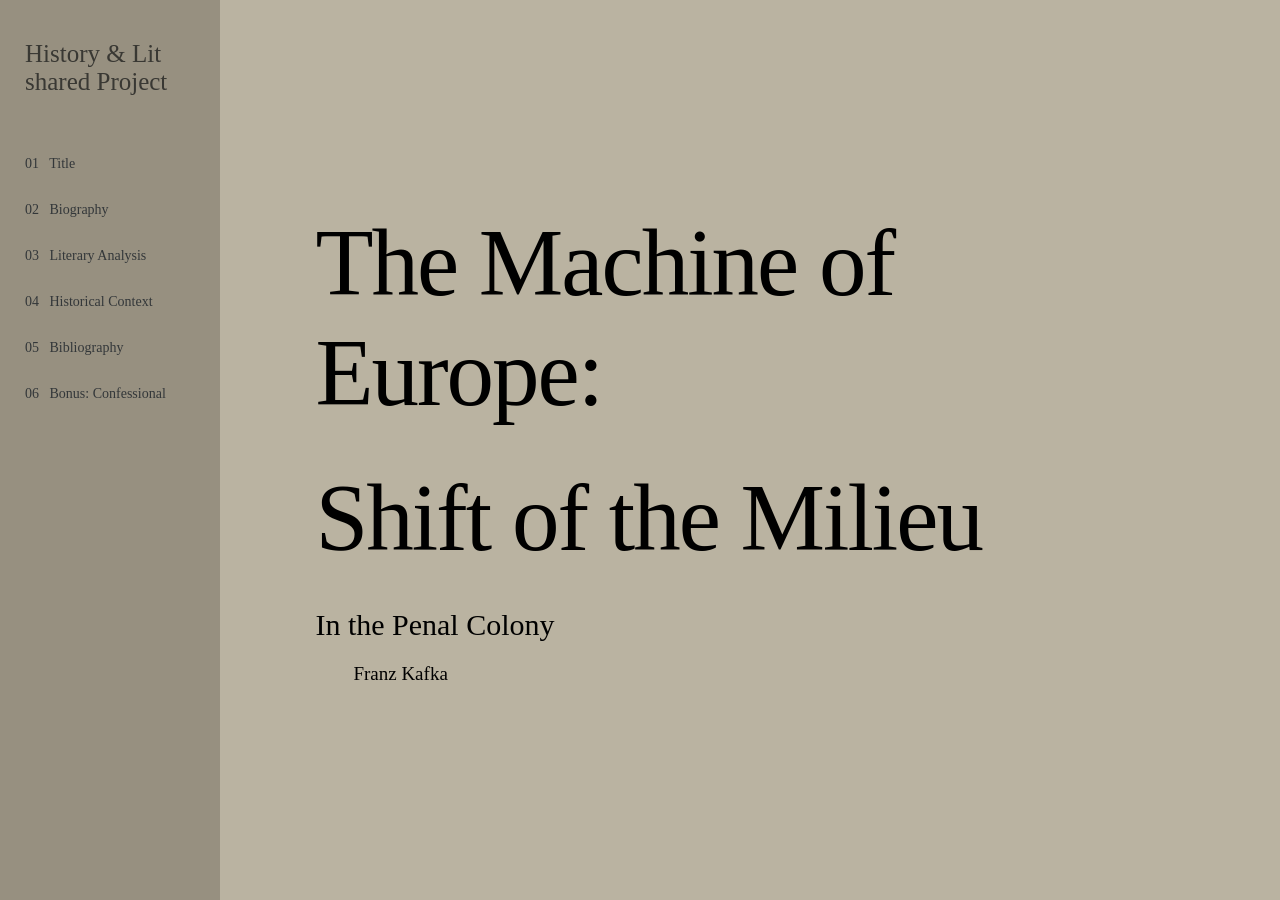
<file: index.html>
<!DOCTYPE html>
<html>
  <head>
      <title>Zeitgeist</title>
      <meta name="viewport" content="width=device-width, initial-scale=1.0">
      <link rel="stylesheet" href="style.css?v=2">
      <style>
        nav {
            background-color: rgb(151, 144, 128);
            color: #393833;
        }
        nav a {
            color: #333739;
        }
      </style>
  </head>
  <body>
    <nav>
        <h2>History & Lit shared Project</h2>

        <a href="">01 &nbsp; Title</a>
        <a href="biography/index.html">02 &nbsp; Biography</a>
        <a href="literary/index.html">03 &nbsp; Literary Analysis</a>
        <a href="historical/index.html">04 &nbsp; Historical Context</a>
        <a href="works-cited/index.html">05 &nbsp; Bibliography</a>
        <a href="generator/index.html">06 &nbsp; Bonus: Confessional</a>
    </nav>

    <main>
        <section id="title">
            <h1>The Machine of Europe:</h1>
            <h1 id="milieu">Shift of the Milieu</h1>
            <h2>In the Penal Colony</h2>
            <p>Franz Kafka</p>
        </section>
    </main>
  </body>
</html>
</file>
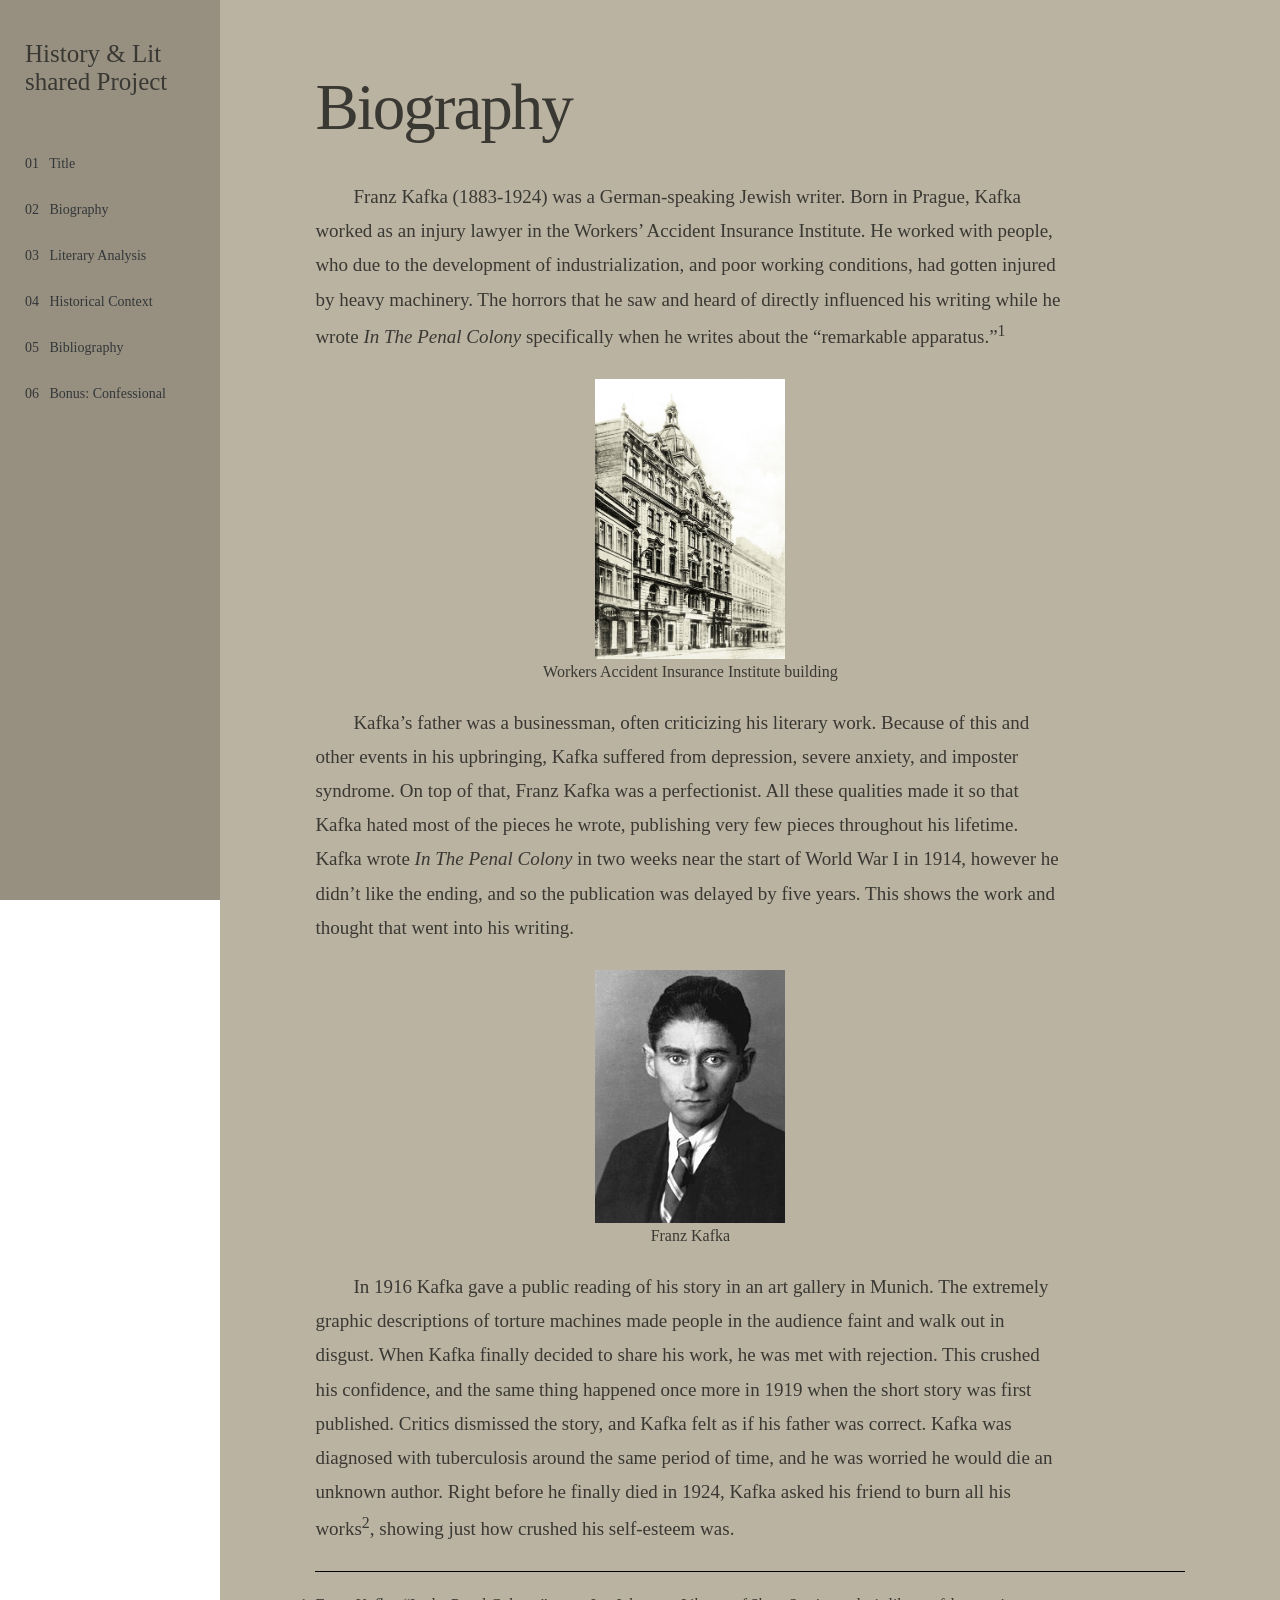
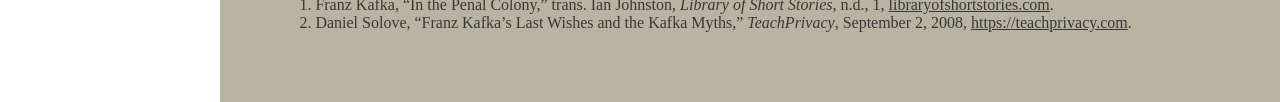
<file: biography/index.html>
<!DOCTYPE html>
<html>
    <head>
        <title>Biography</title>
        <meta name="viewport" content="width=device-width, initial-scale=1.0">
      <link rel="stylesheet" href="../style.css?v=2">
      <style>
        nav {
            background-color: rgb(151, 144, 128);
            color: #393833;
        }
        nav a {
            color: #333739;
        }
        
        /* oh my goodness this is so tuff */
        @keyframes img-anim {
            from {width: 190px; box-shadow: none;}
            to {width: 200px; box-shadow: black 2px 2px 10px;}
        }
        img {
            width: 190px;
        }
        img:hover {
            animation-name: img-anim;
            animation-duration: 0.1s;
            animation-timing-function: ease-in;
            animation-fill-mode: forwards;
        }
      </style>
    </head>
    <body>
        <nav>
        <h2>History & Lit shared Project</h2>

        <a href="../index.html">01 &nbsp; Title</a>
        <a href="">02 &nbsp; Biography</a>
        <a href="../literary/index.html">03 &nbsp; Literary Analysis</a>
        <a href="../historical/index.html">04 &nbsp; Historical Context</a>
        <a href="../works-cited/index.html">05 &nbsp; Bibliography</a>
        <a href="../generator/index.html">06 &nbsp; Bonus: Confessional</a>
    </nav>
    <main>
        <section id="biography">
            <h1>Biography</h1>
            <p>  Franz Kafka (1883-1924) was a German-speaking Jewish writer. Born in Prague,
                 Kafka worked as an injury lawyer in the Workers’ 
                 Accident Insurance Institute. He worked with people, who due to 
                 the development of industrialization, and poor working conditions, had gotten
                injured by heavy machinery. The horrors that he saw and heard of directly influenced 
                  his writing while he wrote <em>In The Penal Colony</em> specifically when he writes about 
                  the “remarkable apparatus.”<sup>1</sup></p>

            <figure class="img-centering">
                <img src="../images/twaii.jpg" alt="Workers Accident Insurance Institute building">
                <figcaption>Workers Accident Insurance Institute building</figcaption>
            </figure>

            <p>  Kafka’s father was a businessman, often criticizing his literary work. Because
                 of this and other events in his upbringing, Kafka suffered from depression, 
                 severe anxiety, and imposter syndrome. On top of that, Franz Kafka was a 
                 perfectionist. All these qualities made it so that Kafka hated most of the 
                 pieces he wrote, publishing very few pieces throughout his lifetime. Kafka wrote 
                 <em>In The Penal Colony</em> in two weeks near the start of World War I in 1914, however he 
                 didn’t like the ending, and so the publication was delayed by five years. This shows 
                 the work and thought that went into his writing. </p>

             <figure class="img-centering">
                <img src="../images/franzkafka.jpg" alt="Franz Kafka">
                <figcaption>Franz Kafka</figcaption>
            </figure>

            <p>
                In 1916 Kafka gave a public reading of his story in an art gallery in Munich. The 
                extremely graphic descriptions of torture machines made people in the audience 
                faint and walk out in disgust. When Kafka finally decided to share his work, he 
                was met with rejection. This crushed his confidence, and the same thing happened 
                once more in 1919 when the short story was first published. Critics dismissed the story, 
                and Kafka felt as if his father was correct. Kafka was diagnosed with tuberculosis around 
                the same period of time, and he was worried he would die an unknown author. Right 
                before he finally died in 1924, Kafka asked his friend to burn all his works<sup>2</sup>, showing
                 just how crushed his self-esteem was. 
            </p>
            <div style="font-family: 'Times New Roman', Times, serif;">
            <hr style="border: none; border-top: 1px solid #000000; margin: 24px 0;">
                <ol>
                    <li>
                        Franz Kafka, &ldquo;In the Penal Colony,&rdquo; trans. Ian Johnston, <em>Library of Short Stories</em>,
                        n.d., 1, <a href="https://libraryofshortstories.com" target="_blank" rel="noopener noreferrer" 
                        style="color: #393833">libraryofshortstories.com</a>.
                    </li>
                    <li>
                        Daniel Solove, &ldquo;Franz Kafka&rsquo;s Last Wishes and the Kafka Myths,&rdquo; <em>TeachPrivacy</em>, 
                        September 2, 2008, <a href="https://teachprivacy.com" target="_blank" rel="noopener noreferrer" 
                        style="color: #393833;">https://teachprivacy.com</a>.
                    </li>
                </ol>
            </div>

        </section>
        </main>
    </body>
</html>
</file>
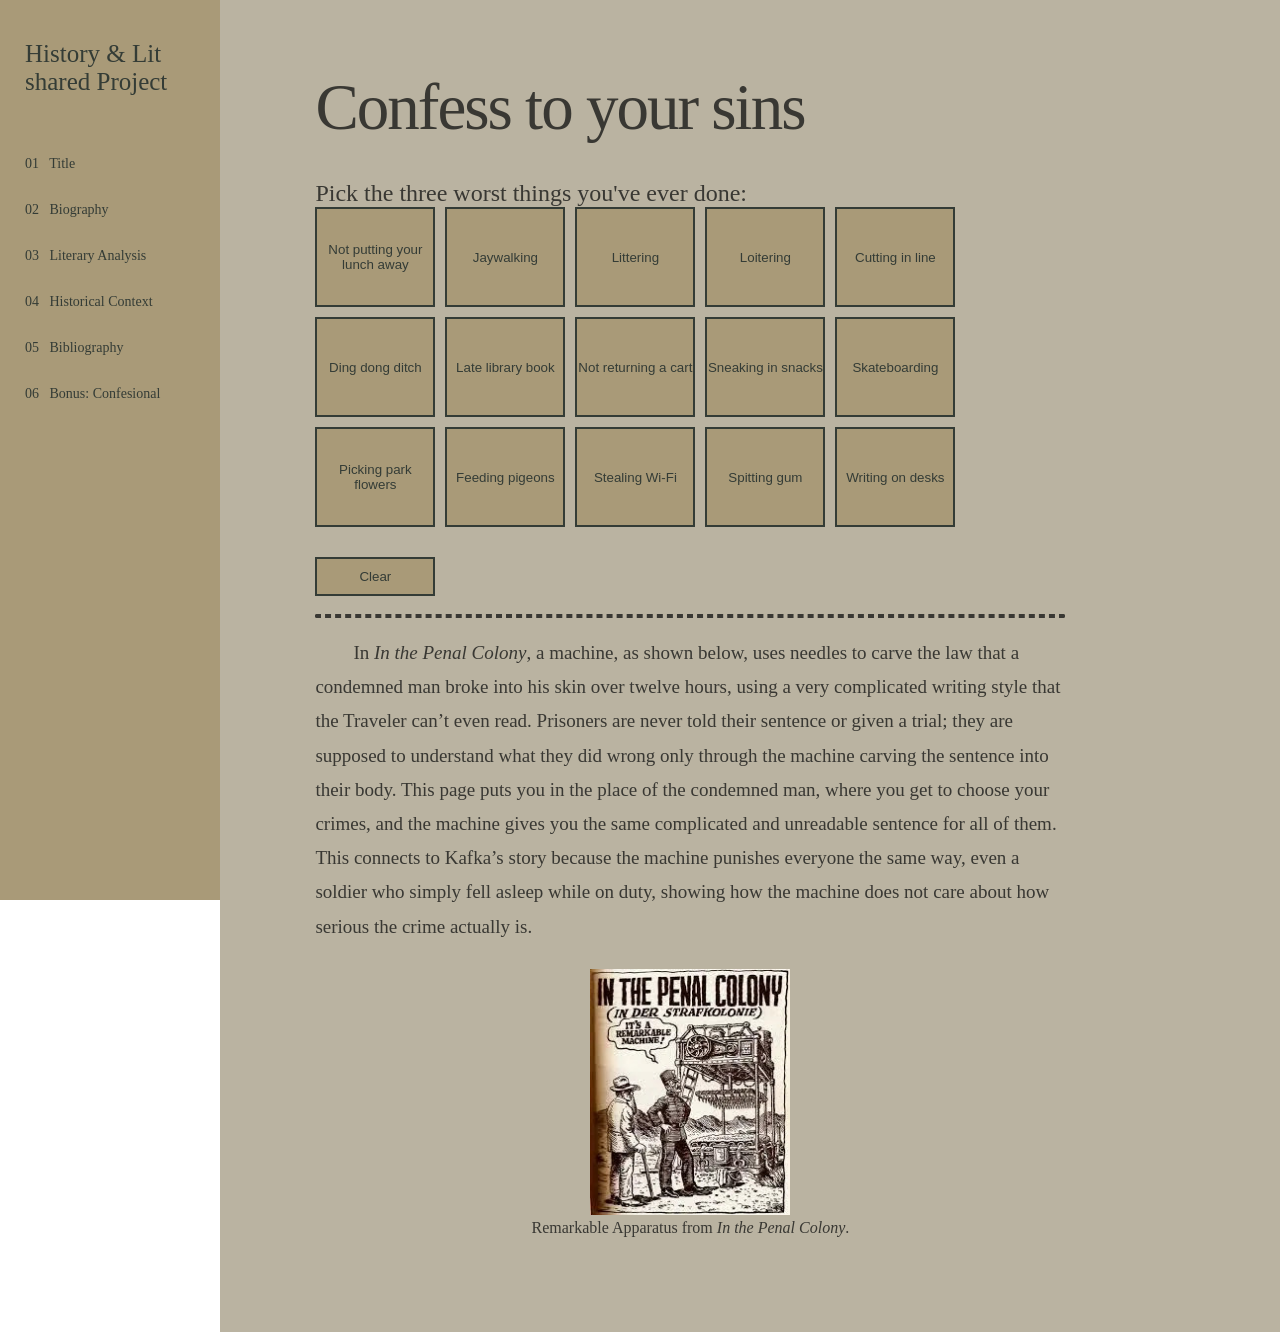
<file: generator/index.html>
<!DOCTYPE html>
<html>
    <head>
        <title>Torture Generator</title>
        <meta name="viewport" content="width=device-width, initial-scale=1.0">
      <link rel="stylesheet" href="../style.css">
      <style>
        @font-face {
            font-family: "fancy-font";
            src: url("../fancy-font.ttf");
        }
        nav {
            background-color: #A99A78;
            color: #343C36;
        }
        nav a {
            color: #343C36;
        }
        #result {
            border-style: dashed;
            border-width: 2px;
            border-radius: 10px;

            text-align: center;
            font-family: "fancy-font";
            font-size: 40px;
            text-indent: 0;
        }
        .grid {
            display: flex;
            flex-wrap: wrap;
            gap: 10px;
            max-width: 700px;
            margin-bottom: 30px;
        }
        button {
            width: 120px;
            height: 100px;
            background-color: #A99A78;
            color: #343C36;
            border: 2px solid #343C36;
            cursor: pointer;
        }
        button:hover {
            background-color: #343C36;
            color: #A99A78;
        }
        button.selected {
            background-color: #343C36;
            color: #ccbb96;
        }
        button:disabled {
            cursor: not-allowed;
        }
        #clear {
            width: 120px;
            height: auto;
            padding: 10px;
        }
      </style>
    </head>
    <body>
        <nav>
        <h2>History & Lit shared Project</h2>

        <a href="../index.html">01 &nbsp; Title</a>
        <a href="../biography/index.html">02 &nbsp; Biography</a>
        <a href="../literary/index.html">03 &nbsp; Literary Analysis</a>
        <a href="../historical/index.html">04 &nbsp; Historical Context</a>
        <a href="../works-cited/index.html">05 &nbsp; Bibliography </a>
        <a href="">06 &nbsp; Bonus: Confesional</a>
    </nav>
    <main>
        <section id="historical">
            <h1>Confess to your sins</h1>
            <h2>Pick the three worst things you've ever done:</h2>

            <div class="grid">
                <button onclick="sentence('Thou shalt put away thy victuals.', this)">Not putting your lunch away</button>
                <button onclick="sentence('Cross only where thou art bidden.', this)">Jaywalking</button>
                <button onclick="sentence('Defile not the road of the King.', this)">Littering</button>
                <button onclick="sentence('Idle not upon the ground of another.', this)">Loitering</button>
                <button onclick="sentence('Await thy turn in humility.', this)">Cutting in line</button>
                <button onclick="sentence('Disturb not the door of thy neighbour.', this)">Ding dong ditch</button>
                <button onclick="sentence('Return that which thou hast borrowed.', this)">Late library book</button>
                <button onclick="sentence('Restore the cart unto its place.', this)">Not returning a cart</button>
                <button onclick="sentence('Bring not thine own bread into the house of plays.', this)">Sneaking in snacks</button>
                <button onclick="sentence('Ride not where thou art forbidden.', this)">Skateboarding</button>
                <button onclick="sentence('Pluck not the flowers of the commons.', this)">Picking park flowers</button>
                <button onclick="sentence('Feed not the fowl of the square.', this)">Feeding pigeons</button>
                <button onclick="sentence('Covet not the signal of thy neighbour.', this)">Stealing Wi-Fi</button>
                <button onclick="sentence('Spit not upon the stones.', this)">Spitting gum</button>
                <button onclick="sentence('Deface not the property of thy betters.', this)">Writing on desks</button>
            </div>

            <button id="clear" onclick="clearSelections()">Clear</button>
            <br>

            <p id="result"></p>
            <h1 id="question" style="display: none;">Do you want this carved across your body?</h1>
            <br>
            <p>In <em>In the Penal Colony</em>, a machine, as shown below, uses needles to carve the law that a condemned man broke into his skin over twelve hours, using a very complicated writing style that the Traveler can’t even read. Prisoners are never told their sentence or given a trial; they are supposed to understand what they did wrong only through the machine carving the sentence into their body. This page puts you in the place of the condemned man, where you get to choose your crimes, and the machine gives you the same complicated and unreadable sentence for all of them. This connects to Kafka’s story because the machine punishes everyone the same way, even a soldier who simply fell asleep while on duty, showing how the machine does not care about how serious the crime actually is.</p>
            <figure class="img-centering">
                <img src="../images/images-2.jpg" alt="Machine">
                <figcaption>Remarkable Apparatus from <em>In the Penal Colony</em>.</figcaption>
            </figure>
        </section>
    </main>

    <script>
        let picked = [];

        function sentence(text, button) {
            if (picked.includes(text)) {
                picked = picked.filter(item => item !== text);
                button.classList.remove("selected");
            } 
            else {
                if (picked.length >= 3) {
                    return;
                }
                picked.push(text);
                button.classList.add("selected");
            }

            if (picked.length == 3) {
                document.querySelector("#result").innerText = picked.join("\n");
                document.querySelector("#question").style.display = "block";
            } else {
                document.querySelector("#result").innerText = "";
                document.querySelector("#question").style.display = "none";
            }
        }

        function clearSelections() {
            picked = [];

            document.querySelector("#result").innerText = "";
            document.querySelector("#question").style.display = "none";

            document.querySelectorAll(".grid button").forEach(button => {
                button.classList.remove("selected");
            });
        }
    </script>
    </body>
</html>
</file>
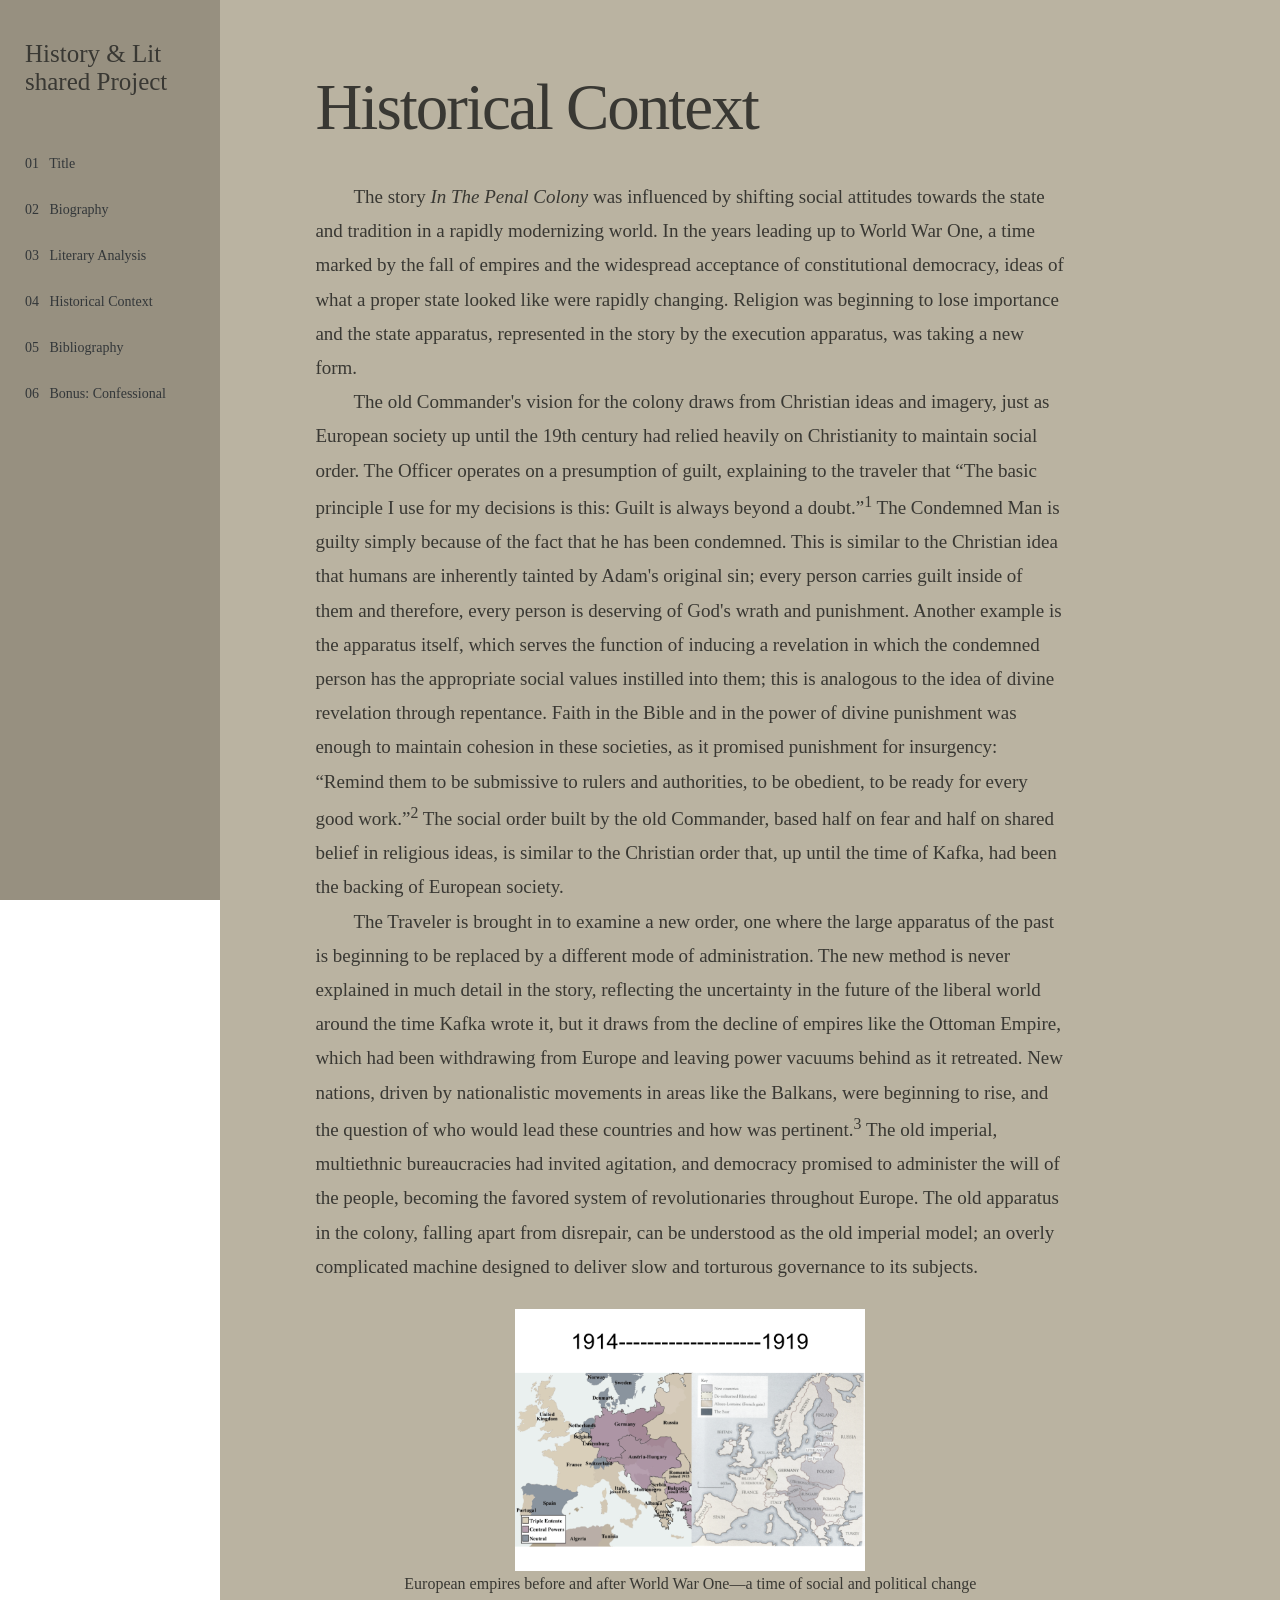
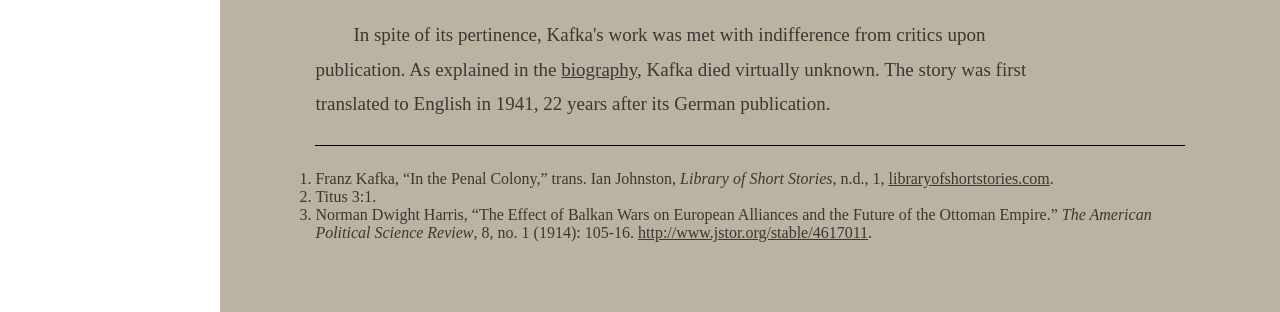
<file: historical/index.html>
<!DOCTYPE html>
<html>
    <head>
        <title>Historical Context</title>
        <meta name="viewport" content="width=device-width, initial-scale=1.0">
      <link rel="stylesheet" href="../style.css?v=2">
      <style>
        nav {
            background-color: rgb(151, 144, 128);
            color: #393833;
        }
        nav a {
            color: #333739;
        }

        @keyframes img-anim {
            from {width: 400px; box-shadow: none;}
            to {width: 410px; box-shadow: black 2px 2px 10px;}
        }

        img {
            filter: grayscale(80%);
            max-width: 500px !important;
            width: 350px;
            box-shadow: none;
        }
        img:hover {
            animation-name: img-anim;
            animation-duration: 0.1s;
            animation-timing-function: ease-in;
            animation-fill-mode: forwards;
        }
      </style>
    </head>
    <body>
        <nav>
        <h2>History & Lit shared Project</h2>

        <a href="../index.html">01 &nbsp; Title</a>
        <a href="../biography/index.html">02 &nbsp; Biography</a>
        <a href="../literary/index.html">03 &nbsp; Literary Analysis</a>
        <a href="">04 &nbsp; Historical Context</a>
        <a href="../works-cited/index.html">05 &nbsp; Bibliography</a>
        <a href="../generator/index.html">06 &nbsp; Bonus: Confessional</a>
    </nav>
    <main>
        <section id="historical">
            <h1>Historical Context</h1>
            <p>
                The story <i>In The Penal Colony</i> was influenced by shifting social attitudes towards the state and 
                tradition in a rapidly modernizing world. In the years leading up to World War One, a time marked 
                by the fall of empires and the widespread acceptance of constitutional democracy, ideas of what a 
                proper state looked like were rapidly changing. Religion was beginning to lose importance and the 
                state apparatus, represented in the story by the execution apparatus, was taking a new form. 
            </p>
            <p>
                The old Commander's vision for the colony draws from Christian ideas and imagery,
                just as European society up until the 19th century had relied heavily on Christianity to maintain social order.
                The Officer operates on a presumption of guilt, explaining to the traveler that &ldquo;The basic
                principle I use for my decisions is this: Guilt is always beyond a doubt.&rdquo;<sup>1</sup> The Condemned 
                Man is guilty simply because of the fact that he has been condemned. This is similar to the 
                Christian idea that humans are inherently tainted by Adam's original sin; every person carries
                guilt inside of them and therefore, every person is deserving of God's wrath and punishment. Another example
                is the apparatus itself, which serves the function of inducing a revelation in which the condemned 
                person has the appropriate social values instilled into them; this is analogous to 
                the idea of divine revelation through repentance. Faith in the Bible and in the power of
                divine punishment was enough to maintain cohesion in these societies, as it promised punishment 
                for insurgency: &ldquo;Remind them to be submissive to rulers and authorities, to be obedient, to be 
                ready for every good work.&rdquo;<sup>2</sup> The social order built by the old Commander, based
                half on fear and half on shared belief in religious ideas, is similar to the Christian order that, 
                up until the time of Kafka, had been the backing of European society.
            </p>
            <p>
                The Traveler is brought in to examine a new order, one where the large apparatus of the past
                is beginning to be replaced by a different mode of administration. The new method is never
                explained in much detail in the story, reflecting the uncertainty in the future of the liberal
                world around the time Kafka wrote it, but it draws from the decline of empires like the Ottoman
                Empire, which had been withdrawing from Europe and leaving power vacuums behind as it retreated.
                New nations, driven by nationalistic movements in areas like the Balkans, were beginning to
                rise, and the question of who would lead these countries and how was pertinent.<sup>3</sup> The old
                imperial, multiethnic bureaucracies had invited agitation, and democracy promised to administer
                the will of the people, becoming the favored system of revolutionaries throughout Europe. 
                The old apparatus in the colony, falling apart from disrepair, can be understood as the old imperial model;
                an overly complicated machine designed to deliver slow and torturous governance to its subjects.
            </p>
            <figure class="img-centering">
                <!-- bro the center class has a width thing too for some reason and i don't want to break something by removing it so i had to override ts -->
                <img src="../images/map.jpg" alt="Map of Europe Before and After WW1">
                <figcaption>European empires before and after World War One&mdash;a time of social and political change</figcaption>
            </figure>
            <p>
                In spite of its pertinence, Kafka's work was met with indifference from critics upon publication.
                As explained in the <a href="../biography/index.html" style="color: #393833">biography</a>, Kafka died virtually unknown.
                The story was first translated to English in 1941, 22 years after its German publication.
            </p>

            <div style="font-family: 'Times New Roman', Times, serif;">
            <hr style="border: none; border-top: 1px solid #000000; margin: 24px 0;">
                <ol>
                    <li>
                    Franz Kafka, &ldquo;In the Penal Colony,&rdquo; trans. Ian Johnston, <em>Library of Short Stories</em>, n.d., 1, <a href="https://libraryofshortstories.com" target="_blank" rel="noopener noreferrer" style="color: #393833">libraryofshortstories.com</a>.
                    </li>
                    <li>
                    Titus 3:1.
                    </li>
                    <li>
                    Norman Dwight Harris, &ldquo;The Effect of Balkan Wars on European Alliances and the Future of the Ottoman Empire.&rdquo; <em>The American Political Science Review</em>, 8, no. 1 (1914): 105-16. <a href="http://www.jstor.org/stable/4617011" target="_blank" rel="noopener noreferrer" style="color: #393833;">http://www.jstor.org/stable/4617011</a>.
                    </li>
                </ol>
            </div>
        </section>
        </main>
    </body>
</html>
</file>
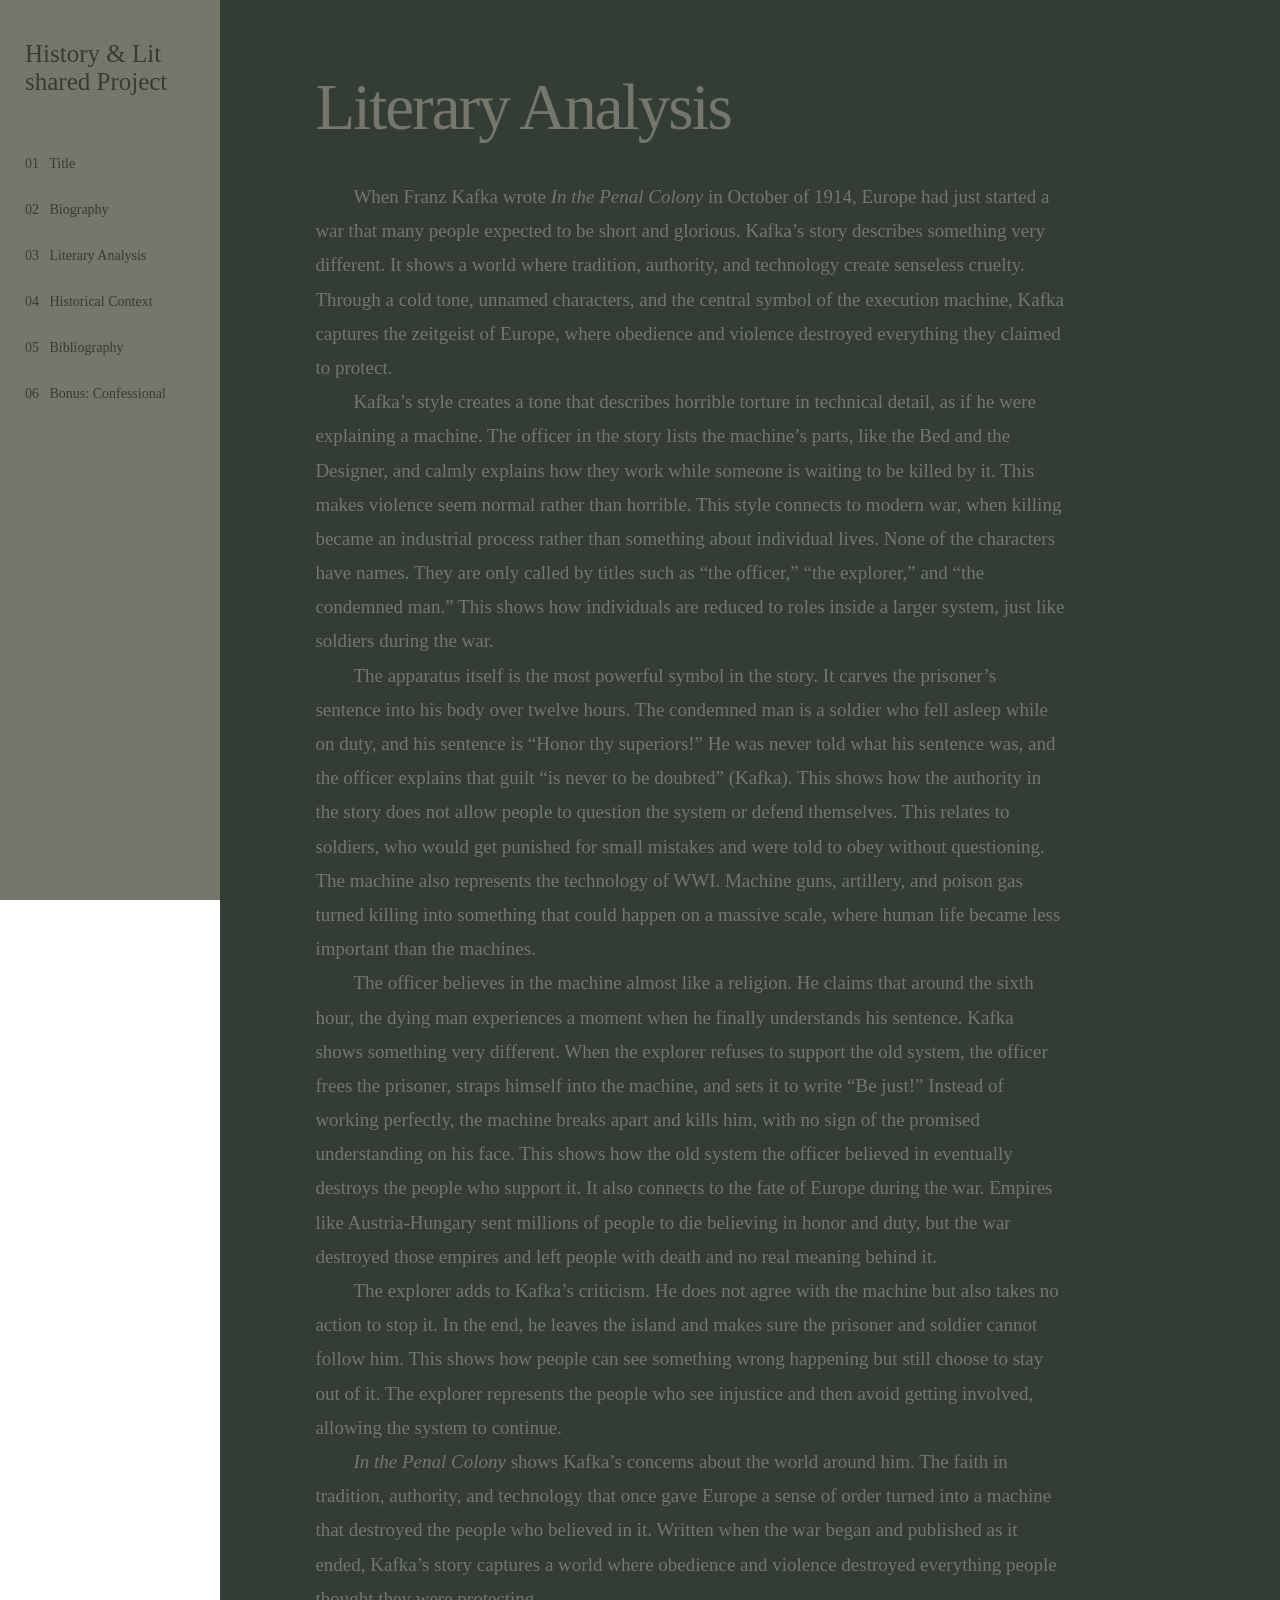
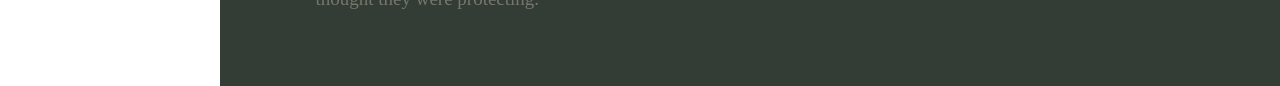
<file: literary/index.html>
<!DOCTYPE html>
<html>
    <head>
        <title>Literary Analysis</title>
        <meta name="viewport" content="width=device-width, initial-scale=1.0">
      <link rel="stylesheet" href="../style.css">
      <style>
        nav {
            background-color: #77766A;
            color: #343C36;
        }
        nav a {
            color: #343C36;
        }
      </style>
    </head>
    <body>
        <nav>
        <h2>History & Lit shared Project</h2>

        <a href="../index.html">01 &nbsp; Title</a>
        <a href="../biography/index.html">02 &nbsp; Biography</a>
        <a href="">03 &nbsp; Literary Analysis</a>
        <a href="../historical/index.html">04 &nbsp; Historical Context</a>
        <a href="../works-cited/index.html">05 &nbsp; Bibliography </a>
        <a href="../generator/index.html">06 &nbsp; Bonus: Confessional</a>
    </nav>
    <main>
        <section id="literary">
            <h1>Literary Analysis</h1>
            <p>When Franz Kafka wrote <i>In the Penal Colony</i> in October of 1914, Europe had just started a war 
            that many people expected to be short and glorious. Kafka’s story describes something very different. 
            It shows a world where tradition, authority, and technology create senseless cruelty. Through a cold 
            tone, unnamed characters, and the central symbol of the execution machine, Kafka captures the 
            zeitgeist of Europe, where obedience and violence destroyed everything they claimed to protect.</p>

            <p>Kafka’s style creates a tone that describes horrible torture in technical detail, as if he were 
            explaining a machine. The officer in the story lists the machine’s parts, like the Bed and the 
            Designer, and calmly explains how they work while someone is waiting to be killed by it. This makes 
            violence seem normal rather than horrible. This style connects to modern war, when killing became an 
            industrial process rather than something about individual lives. None of the characters have names. 
            They are only called by titles such as “the officer,” “the explorer,” and “the condemned man.” This 
            shows how individuals are reduced to roles inside a larger system, just like soldiers during the war.
            </p>
            <p>
            The apparatus itself is the most powerful symbol in the story. It carves the prisoner’s sentence 
            into his body over twelve hours. The condemned man is a soldier who fell asleep while on duty, and 
            his sentence is “Honor thy superiors!” He was never told what his sentence was, and the officer 
            explains that guilt “is never to be doubted” (Kafka). This shows how the authority in the story does 
            not allow people to question the system or defend themselves. This relates to soldiers, who would get 
            punished for small mistakes and were told to obey without questioning. The machine also represents 
            the technology of WWI. Machine guns, artillery, and poison gas turned killing into something that 
            could happen on a massive scale, where human life became less important than the machines.
            </p>
            <p>
            The officer believes in the machine almost like a religion. He claims that around the sixth hour, the 
            dying man experiences a moment when he finally understands his sentence. Kafka shows something very 
            different. When the explorer refuses to support the old system, the officer frees the prisoner, 
            straps himself into the machine, and sets it to write “Be just!” Instead of working perfectly, the 
            machine breaks apart and kills him, with no sign of the promised understanding on his face. This 
            shows how the old system the officer believed in eventually destroys the people who support it. It 
            also connects to the fate of Europe during the war. Empires like Austria-Hungary sent millions of 
            people to die believing in honor and duty, but the war destroyed those empires and left people with 
            death and no real meaning behind it.
            </p>
            <p>
            The explorer adds to Kafka’s criticism. He does not agree with the machine but also takes no action 
            to stop it. In the end, he leaves the island and makes sure the prisoner and soldier cannot follow 
            him. This shows how people can see something wrong happening but still choose to stay out of it. The 
            explorer represents the people who see injustice and then avoid getting involved, allowing the system 
            to continue.
            </p>
            <p>
            <i>In the Penal Colony</i> shows Kafka’s concerns about the world around him. The faith in tradition, 
            authority, and technology that once gave Europe a sense of order turned into a machine that destroyed 
            the people who believed in it. Written when the war began and published as it ended, Kafka’s story 
            captures a world where obedience and violence destroyed everything people thought they were 
            protecting.
            </p>
        </section>
        </main>
    </body>
</html>
</file>
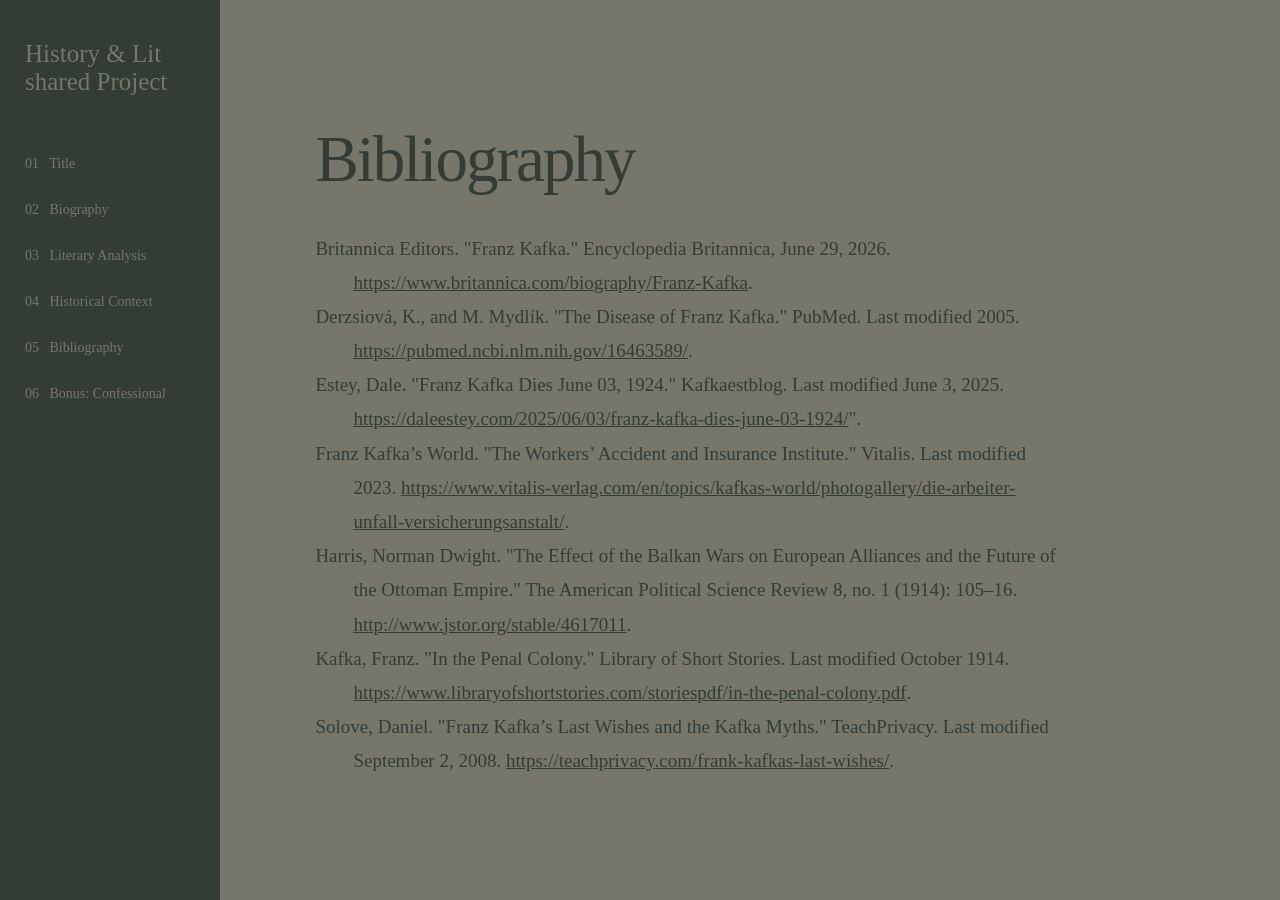
<file: works-cited/index.html>
<!DOCTYPE html>
<html>
    <head>
        <title>Works Cited</title>
        <meta name="viewport" content="width=device-width, initial-scale=1.0">
      <link rel="stylesheet" href="../style.css">
      <style>
        nav {
            background-color: #343C36;
            color: #77766A;
        }
        nav a {
            color: #77766A;
        }
        a {
            color: #343C36;
        }
        p {
            /* don't even ask bro */
            text-indent: -2em !important;
            padding-left: 2em;
        }
      </style>
    </head>
    <body>
        <nav>
        <h2>History & Lit shared Project</h2>

        <a href="../index.html">01 &nbsp; Title</a>
        <a href="../biography/index.html">02 &nbsp; Biography</a>
        <a href="../literary/index.html">03 &nbsp; Literary Analysis</a>
        <a href="../historical/index.html">04 &nbsp; Historical Context</a>
        <a href="index.html">05 &nbsp; Bibliography</a>
        <a href="../generator/index.html">06 &nbsp; Bonus: Confessional</a>
    </nav>
    <main>
        <section id="works-cited">
            <h1>Bibliography</h1>
            <p>Britannica Editors. "Franz Kafka." Encyclopedia Britannica, June 29, 2026. <a href="https://www.britannica.com/biography/Franz-Kafka">https://www.britannica.com/biography/Franz-Kafka</a>.</p>
            <p>Derzsiová, K., and M. Mydlík. "The Disease of Franz Kafka." PubMed. Last modified 2005. <a href="https://pubmed.ncbi.nlm.nih.gov/16463589/">https://pubmed.ncbi.nlm.nih.gov/16463589/</a>.</p>
            <p>Estey, Dale. "Franz Kafka Dies June 03, 1924." Kafkaestblog. Last modified June 3, 2025. <a href="https://daleestey.com/2025/06/03/franz-kafka-dies-june-03-1924/">https://daleestey.com/2025/06/03/franz-kafka-dies-june-03-1924/</a>".</p>
            <p>Franz Kafka’s World. "The Workers’ Accident and Insurance Institute." Vitalis. Last modified 2023. <a href="https://www.vitalis-verlag.com/en/topics/kafkas-world/photogallery/die-arbeiter-unfall-versicherungsanstalt/">https://www.vitalis-verlag.com/en/topics/kafkas-world/photogallery/die-arbeiter-unfall-versicherungsanstalt/</a>.</p>
            <p>Harris, Norman Dwight. "The Effect of the Balkan Wars on European Alliances and the Future of the Ottoman Empire." The American Political Science Review 8, no. 1 (1914): 105–16. <a href="http://www.jstor.org/stable/4617011">http://www.jstor.org/stable/4617011</a>.</p>
            <p>Kafka, Franz. "In the Penal Colony." Library of Short Stories. Last modified October 1914. <a href="https://www.libraryofshortstories.com/storiespdf/in-the-penal-colony.pdf">https://www.libraryofshortstories.com/storiespdf/in-the-penal-colony.pdf</a>.</p>
            <p>Solove, Daniel. "Franz Kafka’s Last Wishes and the Kafka Myths." TeachPrivacy. Last modified September 2, 2008. <a href="https://teachprivacy.com/frank-kafkas-last-wishes/">https://teachprivacy.com/frank-kafkas-last-wishes/</a>.</p>
        </section>
        </main>
    </body>
</html>
</file>
<file: style.css>
* {
    margin: 0;
    padding: 0;
    box-sizing: border-box;
}

body {
    font-family: "Times New Roman", serif;
}

nav {
    position: fixed;
    left: 0;
    top: 0;
    width: 220px;
    height: 100%;
    padding: 40px 25px;
    display: flex;
    flex-direction: column;
    z-index: 10;
}

nav h2 {
    font-family: "Times New Roman", serif;
    font-size: 25px;
    font-weight: normal;
    margin-bottom: 60px;
}

nav a {
    font-family: "Times New Roman", serif;
    text-decoration: none;
    font-size: 14px;
    margin-bottom: 30px;
    color: black;
}


/* content section */

main {
    margin-left: 220px;
}

section {
    min-height: 100vh;
    height: auto;
    padding: 70px 9%;
    display: flex;
    flex-direction: column;
    justify-content: center;
}

section h1 {
    /* times new roman for formality things, you know like the mla look lowkey */
    font-family: "Times New Roman", serif;
    font-size: 65px;
    font-weight: normal;
    letter-spacing: -2px;
    margin-bottom: 35px;
}

section h2 {
    font-family: "Times New Roman", serif;
    font-weight: normal;
}

section p {
    font-family: "Times New Roman", serif;
    font-size: 19px;
    line-height: 1.8;
    max-width: 750px;
    text-indent: 2em; 
}

.img-centering {
    max-width: 750px;   
    text-align: center; 
    margin: 25px 0;    
}

.img-centering img {
    max-width: 200px; 
    height: auto;
}

.number {
    font-family: "Times New Roman", serif;
    font-size: 12px;
    letter-spacing: 3px;
    margin-bottom: 25px;
}

/* title page */

@keyframes title-effect {
    from {color: #393833;}
    to {color: #22211e;}
}

#title {
    background-color: rgb(186, 179, 161);
    animation-name: title-effect;
    animation-duration: 2s;
    animation-iteration-count: infinite;
    animation-direction: alternate;
}

#title h1 {
    font-size: 95px;
}

#title h2 {
    font-size: 30px;
    margin-bottom: 15px;
}

/* biography page */

#biography {
    background-color: rgb(186, 179, 161);
    color: #393833;
}

/* lit analysis page */

#literary {
    background-color: #343C36;
    color: #77766A;
}

/* hist context page */

#historical {
    background-color: rgb(186, 179, 161);
    color: #393833;
}

/* works cited */

#works-cited {
    background-color: #77766A;
    color: #343C36;
}

/*phone please work*/

@media (max-width: 768px) {
    nav {
    position: sticky;
    top: 0;
    width: 100%;
    height: auto;
    padding: 14px 20px;
    display: flex;
    flex-direction: row;
    flex-wrap: wrap;
    align-items: center;
    gap: 6px 18px;
    z-index: 10;
}

nav h2 {
    width: 100%;
    font-size: 20px;
    margin-bottom: 4px;
}

nav a {
    font-size: 13px;
    margin-bottom: 0px;
}


/* content section */

main {
    margin-left: 0px;
    height: 100dvh;
}

section {
    min-height: 100vh;
    min-height: 100dvh;
    padding: 40px 20px;
    justify-content: flex-start;
}

section h1 {
    font-size: 38px;
    letter-spacing: -1px;
}

#title h1 {
    font-size: 48px;
}

#title h2 {
    font-size: 22px;
}

section p {
    font-size: 17px;
    max-width: 100%;
}

.img-centering,
.img-centering img {
    max-width: 100%; 
}

}
</file>
